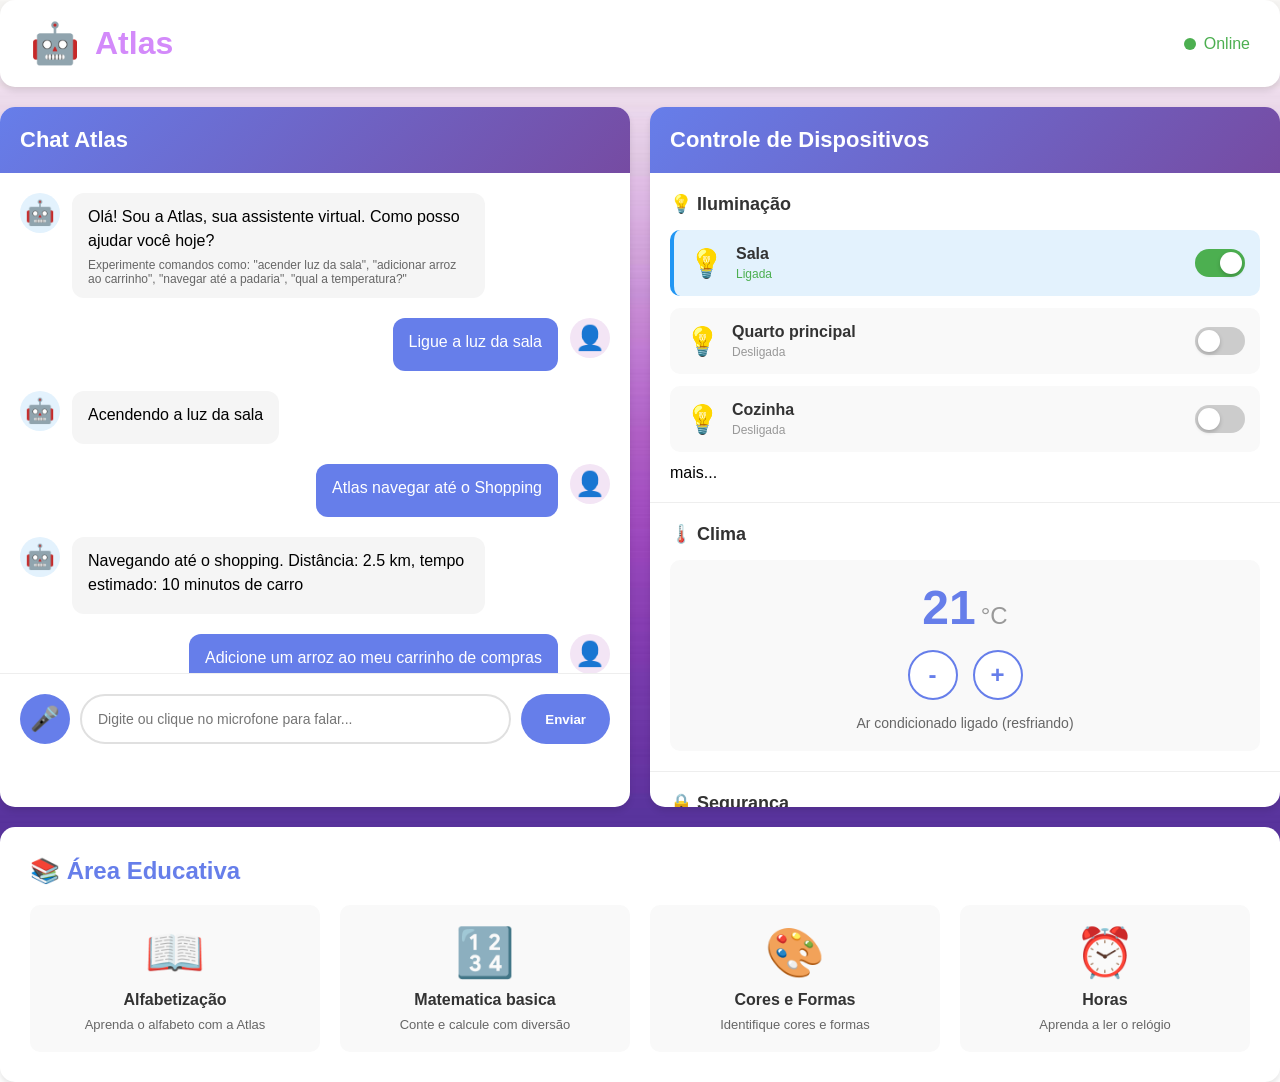
<file: pagina-principal/html/index.html>
<html lang="pt-BR">
  <head>
    <meta charset="UTF-8" />
    <meta name="viewport" content="width=device-width, initial-scale=1.0" />
    <title>Atlas - Assistente Virtual Residencial</title>
    <link rel="stylesheet" href="../css/atlas.css" />
  </head>
  <body>
    <div class="container">
      <!-- Header -->
      <header class="header">
        <div class="logo">
          <div class="logo-icon"><button class="logo2"src="usuario.html">🤖</button></div>
          <h1>Atlas</h1>
        </div>
        <div class="status">
          <span class="status-indicator online"></span>
          <span>Online</span>
        </div>
        
        


      </header>
<!-- Main Content -->
<div class="main-content">
  <!-- Left Panel - Chat Interface -->
  <div class="chat-panel">
    <div class="panel-header">
      <h2>Chat Atlas</h2>
    </div>

    <div class="chat-messages" id="chatMessages">
      <div class="message assistant">
        <div class="avatar">🤖</div>
        <div class="message-content">
          <p>
            Olá! Sou a Atlas, sua assistente virtual. Como posso ajudar
            você hoje?
          </p>
          <small
            >Experimente comandos como: "acender luz da sala", "adicionar
            arroz ao carrinho", "navegar até a padaria", "qual a
            temperatura?"</small
          >
        </div>
      </div>
      <div class="message user">
        <div class="avatar">👤</div>
        <div class="message-content">
          <p>Ligue a luz da sala</p>
        </div>
      </div>
      <div class="message assistant">
        <div class="avatar">🤖</div>
        <div class="message-content">
          <p>Acendendo a luz da sala</p>
        </div>
      </div>
      <div class="message user">
        <div class="avatar">👤</div>
        <div class="message-content">
          <p>Atlas navegar até o Shopping</p>
        </div>
      </div>
      <div class="message assistant">
        <div class="avatar">🤖</div>
        <div class="message-content">
          <p>
            Navegando até o shopping. Distância: 2.5 km, tempo estimado:
            10 minutos de carro
          </p>
        </div>
      </div>
      <div class="message user">
        <div class="avatar">👤</div>
        <div class="message-content">
          <p>Adicione um arroz ao meu carrinho de compras</p>
        </div>
      </div>
      <div class="message assistant">
        <div class="avatar">🤖</div>
        <div class="message-content">
          <p>Seu carrinho está vazio</p>
        </div>
      </div>
      <div class="message user">
        <div class="avatar">👤</div>
        <div class="message-content">
          <p>Atlas adiciona um arroz no meu carrinho</p>
        </div>
      </div>
      <div class="message assistant">
        <div class="avatar">🤖</div>
        <div class="message-content">
          <p>Arroz 5kg adicionado ao carrinho por R$ 25.90</p>
        </div>
      </div>
    </div>

    <div class="chat-input-container">
      <button class="voice-btn" id="voiceBtn" title="Clique para falar">
        <span class="mic-icon">🎤</span>
      </button>
      <input
        type="text"
        id="chatInput"
        placeholder="Digite ou clique no microfone para falar..."
      />
      <button class="send-btn" id="sendBtn">Enviar</button>
    </div>
  </div>

  <!-- Right Panel - Control Panel -->
  <div class="control-panel">
    <div class="panel-header">
      <h2>Controle de Dispositivos</h2>
    </div>

    <!-- Lighting Control -->
    <div class="control-section">
      <h3>💡 Iluminação</h3>
      <div class="devices-grid">
        <div class="device-card active" data-device="luz-sala">
          <div class="device-icon">💡</div>
          <div class="device-info">
            <span class="device-name">Sala</span>
            <span class="device-status off on">Ligada</span>
          </div>
          <button class="toggle-btn active" data-device="luz-sala">
            <span class="toggle-slider"></span>
          </button>
        </div>

        <div class="device-card" data-device="luz-quarto">
          <div class="device-icon">💡</div>
          <div class="device-info">
            <span class="device-name">Quarto principal</span>
            <span class="device-status off">Desligada</span>
          </div>
          <button class="toggle-btn" data-device="luz-quarto" onclick="">
            <span class="toggle-slider"></span>
          </button>
        </div>

        <div class="device-card" data-device="luz-cozinha">
          <div class="device-icon">💡</div>
          <div class="device-info">
            <span class="device-name">Cozinha</span>
            <span class="device-status off">Desligada</span>
          </div>
          <button class="toggle-btn" data-device="luz-cozinha">
            <span class="toggle-slider"></span>
          </button>
        </div>
        <a href="luz.html">mais...</a>
      </div>
    </div>

    <!-- Climate Control -->
    <div class="control-section">
      <h3>🌡️ Clima</h3>
      <div class="climate-control">
        <div class="temperature-display">
          <span class="temp-value" id="currentTemp">21</span>
          <span class="temp-unit">°C</span>
        </div>
        <div class="climate-controls">
          <button class="temp-btn" id="tempDown">-</button>
          <button class="temp-btn" id="tempUp">+</button>
        </div>
        <div class="ac-status" id="acStatus">
          Ar condicionado ligado (resfriando)
        </div>
      </div>
    </div>

    <!-- Security -->
    <div class="control-section">
      <h3>🔒 Segurança</h3>
      <div class="security-panel">
        <div class="security-status" id="securityStatus">
          <span class="security-icon">✓</span>
          <span>Sistema Ativo</span>
        </div>
        <div class="camera-grid">
          <div class="camera-feed">
            <div class="camera-placeholder">
              <video id="camera" autoplay ></video>
              <script src="../js/camesa.js"></script>
            </div>
            
            <span class="camera-status active">Ativa</span>
          </div>
          <div class="camera-feed">
            <div class="camera-placeholder">📹 Câmera Quintal</div>
            <span class="camera-status active">Ativa</span>
          </div>
        </div>
        <button class="alarm-btn" id="alarmBtn">🚨 Testar Alarme</button>
      </div>
    </div>

    <!-- Music Player -->
    <div class="control-section">
      <h3>🎵 Música</h3>
      <div class="music-player">
        <div class="now-playing" id="nowPlaying">Música pausada ⏸️</div>
        <div class="player-controls">
          <button class="player-btn" id="playBtn">▶️</button>
          <button class="player-btn" id="pauseBtn">⏸️</button>
          <button class="player-btn" id="nextBtn">⏭️</button>
        </div>
      </div>
    </div>

<!-- Shopping Cart -->
<div class="control-section">
  <h3>🛒 Carrinho de Compras</h3>
  <div class="shopping-section">
    <div class="cart-summary">
      <div class="cart-info">
        <span class="cart-count" id="cartCount">0 itens</span>
        <span class="cart-total" id="cartTotal">R$ 0.00</span>
      </div>
      <button class="view-cart-btn" id="viewCartBtn">
        Ver Carrinho
      </button>
    </div>

    <div class="quick-add">
      <input
        type="text"
        id="productInput"
        placeholder="Diga o produto..."
      />
      <button class="add-btn" id="addProductBtn">Adicionar</button>
    </div>

    <div class="cart-items" id="cartItems"></div>

    <!-- Novo botão azul -->
    <button class="checkout-btn" id="checkoutBtn">
      Finalizar Compra
    </button>
  </div>
</div>
    <!-- GPS Navigation -->
    <div class="control-section">
      <h3>🗺️ Navegação GPS</h3>
      <div class="gps-section">
        <div class="location-display">
          <div class="current-location" id="currentLocation">
            📍 Localização: Aguardando GPS...
          </div>
        </div>
        <div class="navigation-input">
          <input
            type="text"
            id="destinationInput"
            placeholder="Para onde deseja ir?"
          />
          <button class="navigate-btn" id="navigateBtn">Navegar</button>
        </div>
        <div class="route-info active" id="routeInfo">
          <div class="route-details">
            <h4>🎯 Destino: o shopping</h4>
            <div class="route-detail-item">
              <span>Distância:</span>
              <strong>2.5 km</strong>
            </div>
            <div class="route-detail-item">
              <span>Tempo estimado:</span>
              <strong>10 minutos de carro</strong>
            </div>
            <div
              style="
                margin-top: 10px;
                padding: 10px;
                background: #e3f2fd;
                border-radius: 5px;
                text-align: center;
              "
            >
              🧭 Navegação iniciada
            </div>
          </div>
        </div>
        <button class="get-location-btn" id="getLocationBtn">
          📍 Obter Localização
        </button>
      </div>
    </div>
  </div>
</div>

<!-- Shopping Cart Modal -->
<div class="modal" id="cartModal">
  <div class="modal-content">
    <div class="modal-header">
      <h2>🛒 Meu Carrinho</h2>
      <button class="close-modal" id="closeModal">×</button>
    </div>
    <div class="modal-body" id="modalCartItems">
      <p class="empty-cart">Seu carrinho está vazio</p>
    </div>
    <div class="modal-footer">
      <div class="modal-total">
        <span>Total:</span>
        <span class="modal-total-value" id="modalTotal">R$ 0,00</span>
      </div>
      <button class="checkout-btn" id="checkoutBtn">
        Finalizar Compra
      </button>
      <button class="clear-cart-btn" id="clearCartBtn">
        Limpar Carrinho
      </button>
    </div>
  </div>
</div>

<!-- Educational Section -->
<div class="educational-section">
  <h2>📚 Área Educativa</h2>
  <div class="educational-grid" href="alfabetizacao.html">
    <div class="edu-card" href="alfabetizacao.html">
      <div class="edu-icon">📖</div>
      <a href="alfabetizacao.html" class="edu-icon" id="edu-icon" type="submit"> <h4>Alfabetização</h4></a>
      <p>Aprenda o alfabeto com a Atlas</p>
    </div>
    <div class="edu-card">
      <div class="edu-icon">🔢</div>
      <a href="mat.html" class="edu-icon"> <h4>Matematica basica</h4> </a>
      <p>Conte e calcule com diversão</p>
    </div>
    <div class="edu-card">
      <div class="edu-icon">🎨</div>
      <h4>Cores e Formas</h4>
      <p>Identifique cores e formas</p>
    </div>
    <div class="edu-card">
      <div class="edu-icon">⏰</div>
      <h4>Horas</h4>
      <p>Aprenda a ler o relógio</p>
    </div>
  </div>
</div>
</div>

<!-- Audio for TTS -->
<audio id="atlasAudio" style="display: none"></audio>

<script src="../js/atlas.js"></script>
</body>
</html>
</file>
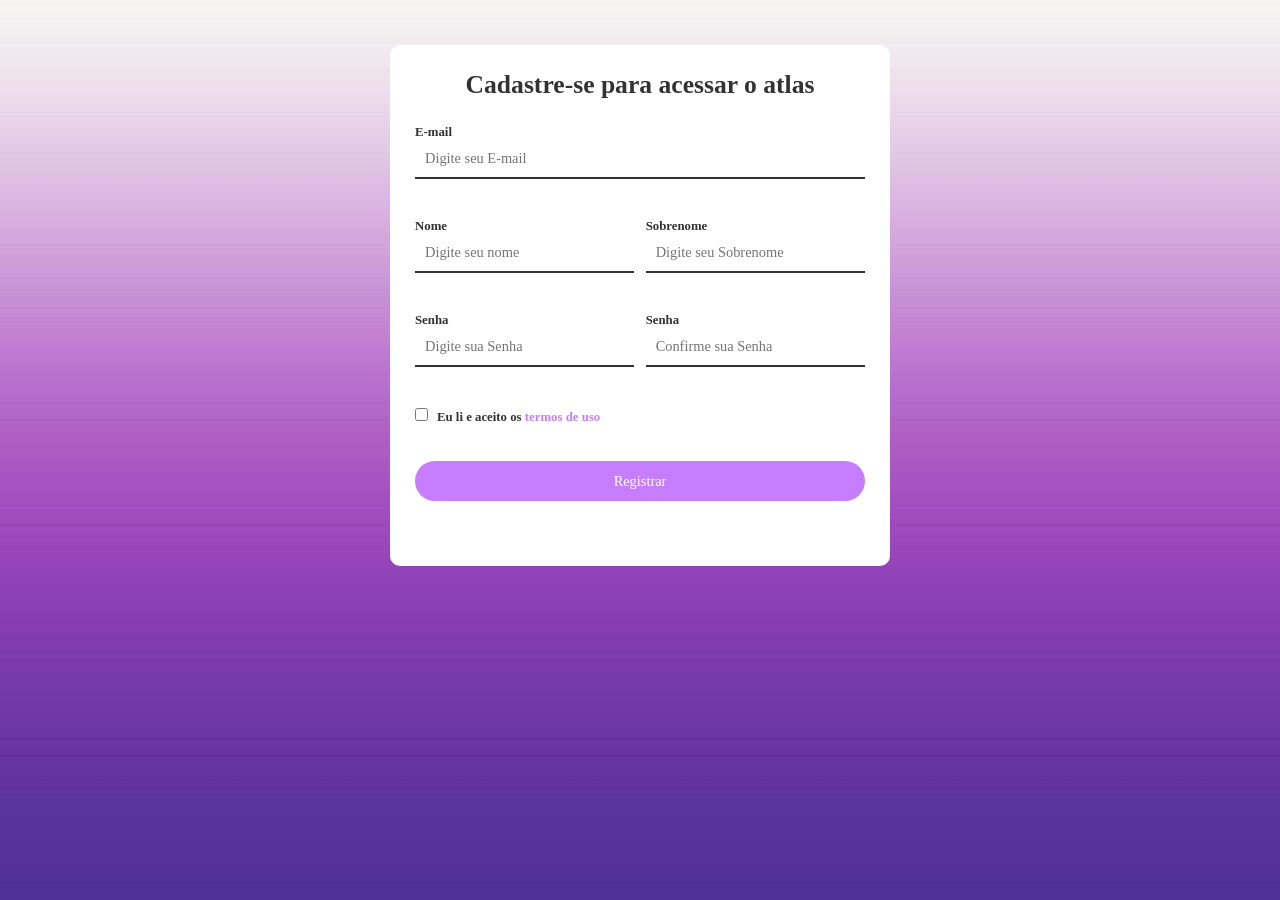
<file: cadastro-e-login/html/cadastro.html>
<!DOCTYPE html>
<html lang="en">
<head>
    <meta charset="UTF-8">
    <meta name="viewport" content="width=device-width, initial-scale=1.0">
    <title>Cadastro de usuarios</title>
    <link rel="stylesheet" href="../css/cadastro.css">
</head>
<body>
    <div id="main-container">
        <h1>Cadastre-se para acessar o atlas</h1>
        <form id="Register-form">
            <div class="full-box">
                <label for="email"> E-mail</label>
                <input type="email" name="E-mail" id="email" placeholder="Digite seu E-mail" data-min-length="2" data-email-validate>
            </div>
            <div class="half-box spacing">
                <label for="name">Nome</label>
                <input type="text" name="Nome" id="name" placeholder="Digite seu nome" data-required data-min-length="3" data-max-length="16">
            </div>
            <div class="half-box">
                <label for="last-name">Sobrenome</label>
                <input type="text" name="last-name" id="last-name" placeholder="Digite seu Sobrenome" data-required data-only-letters>
            </div>
            <div class="half-box spacing">
                <label for="password">Senha</label>
                <input type="password" name="password" id="password" placeholder="Digite sua Senha" data-password-validate data-required>
            </div>
            <div class="half-box">
                <label for="passconfirmation">Senha</label>
                <input type="password" name="passconfirmation" id="passconfirmation" placeholder="Confirme sua Senha" data-equal="password">
            </div>
            <div class="full-box">
                <input type="checkbox" name="agreement" id="agreement" > 
                <label for="agreement" id="agreement-label"> Eu li e aceito os <a herf="#"> termos de uso</a></label>
            </div>
            <div class="full-box">
                <input type="submit" id="btn-submit" value="Registrar" src="../loginatlas.html"> 
               
                </div>
        </form>
    </div>
    <p class="error-validation tamplate"></p>
    <script src="../js/login.js"></script>
</body>
</html>
</file>
<file: pagina-principal/css/atlas.css>
* {
    margin: 0;
    padding: 0;
    box-sizing: border-box;
}
a{
    text-decoration: none;
    color:black
    ;
}
body {
    font-family: 'Segoe UI', Tahoma, Geneva, Verdana, sans-serif;
    
        background-image: url('/pagina-principal/css/10547365-fundo-gradiente-purpura-claro-escuro-escuro-gratis-foto.jpg');
        background-size: cover; /* Ajusta o tamanho para cobrir a tela */
        background-repeat: no-repeat; /* Não repete a imagem */
        background-position: center; /* Centraliza a imagem */
        background-attachment: fixed; /* Mantém a imagem fixa ao rolar (opcional) */
    
      
}

.container {
    max-width: 1400px;
    margin: 0 auto;
}

/* Header */
.header {
    background: white;
    padding: 20px 30px;
    border-radius: 15px;
    display: flex;
    justify-content: space-between;
    align-items: center;
    margin-bottom: 20px;
    box-shadow: 0 4px 6px rgba(0,0,0,0.1);
}

.logo {
    display: flex;
    align-items: center;
    gap: 15px;
}

.logo-icon {
    font-size:  40px
}

.logo2{
    background: none;
    border: none;
    padding: 0;
    cursor: pointer;
    font-size: 40px;
}


.logo h1 {
    color: #d38afa;
    font-size: 32px;
    font-weight: 700;
}

.status {
    display: flex;
    align-items: center;
    gap: 8px;
    color: #4caf50;
    font-weight: 500;
}

.status-indicator {
    width: 12px;
    height: 12px;
    border-radius: 50%;
    background: #4caf50;
    animation: pulse 2s infinite;
}

@keyframes pulse {
    0%, 100% { opacity: 1; }
    50% { opacity: 0.5; }
}

/* Main Content */
.main-content {
    display: grid;
    grid-template-columns: 1fr 1fr;
    gap: 20px;
    margin-bottom: 20px;
}

.chat-panel, .control-panel {
    background: white;
    border-radius: 15px;
    overflow: hidden;
    box-shadow: 0 4px 6px rgba(0,0,0,0.1);
    display: flex;
    flex-direction: column;
}

.panel-header {
    background: linear-gradient(135deg, #667eea 0%, #764ba2 100%);
    color: white;
    padding: 20px;
}

.panel-header h2 {
    font-size: 22px;
    font-weight: 600;
}

/* Chat Interface */
.chat-messages {
    flex: 1;
    padding: 20px;
    overflow-y: auto;
    max-height: 500px;
    min-height: 400px;
}

.message {
    display: flex;
    gap: 12px;
    margin-bottom: 20px;
    animation: fadeIn 0.3s ease;
}

@keyframes fadeIn {
    from { opacity: 0; transform: translateY(10px); }
    to { opacity: 1; transform: translateY(0); }
}

.message.user {
    flex-direction: row-reverse;
}

.avatar {
    width: 40px;
    height: 40px;
    border-radius: 50%;
    display: flex;
    align-items: center;
    justify-content: center;
    font-size: 24px;
    flex-shrink: 0;
}

.message.assistant .avatar {
    background: #e3f2fd;
}

.message.user .avatar {
    background: #f3e5f5;
}

.message-content {
    background: #f5f5f5;
    padding: 12px 16px;
    border-radius: 12px;
    max-width: 70%;
}

.message.user .message-content {
    background: #667eea;
    color: white;
}

.message-content p {
    margin-bottom: 5px;
    line-height: 1.5;
}

.message-content small {
    color: #666;
    font-size: 12px;
}

.message.user .message-content small {
    color: rgba(255,255,255,0.8);
}

.chat-input-container {
    display: flex;
    gap: 10px;
    padding: 20px;
    border-top: 1px solid #eee;
    background: white;
}

.voice-btn {
    width: 50px;
    height: 50px;
    border-radius: 50%;
    border: none;
    background: #667eea;
    color: white;
    cursor: pointer;
    font-size: 24px;
    display: flex;
    align-items: center;
    justify-content: center;
    transition: all 0.3s ease;
}

.voice-btn:hover {
    background: #5568d3;
    transform: scale(1.05);
}

.voice-btn.listening {
    background: #f44336;
    animation: pulse-mic 1s infinite;
}

@keyframes pulse-mic {
    0%, 100% { transform: scale(1); }
    50% { transform: scale(1.1); }
}

#chatInput {
    flex: 1;
    padding: 12px 16px;
    border: 2px solid #e0e0e0;
    border-radius: 25px;
    font-size: 14px;
    outline: none;
    transition: border-color 0.3s ease;
}

#chatInput:focus {
    border-color: #667eea;
}

.send-btn {
    padding: 12px 24px;
    background: #667eea;
    color: white;
    border: none;
    border-radius: 25px;
    cursor: pointer;
    font-weight: 600;
    transition: background 0.3s ease;
}

.send-btn:hover {
    background: #5568d3;
}

/* Control Panel */
.control-panel {
    max-height: 700px;
    overflow-y: auto;
}

.control-section {
    padding: 20px;
    border-bottom: 1px solid #eee;
}

.control-section:last-child {
    border-bottom: none;
}

.control-section h3 {
    margin-bottom: 15px;
    color: #333;
    font-size: 18px;
}

/* Devices Grid */
.devices-grid {
    display: grid;
    gap: 12px;
}

.device-card {
    display: flex;
    align-items: center;
    gap: 12px;
    padding: 15px;
    background: #f9f9f9;
    border-radius: 10px;
    transition: all 0.3s ease;
}

.device-card:hover {
    background: #f0f0f0;
}

.device-card.active {
    background: #e3f2fd;
    border-left: 4px solid #2196f3;
}

.device-icon {
    font-size: 28px;
}

.device-info {
    flex: 1;
    display: flex;
    flex-direction: column;
    gap: 4px;
}

.device-name {
    font-weight: 600;
    color: #333;
}

.device-status {
    font-size: 12px;
    color: #999;
}

.device-status.on {
    color: #4caf50;
}

.toggle-btn {
    width: 50px;
    height: 28px;
    background: #ccc;
    border: none;
    border-radius: 14px;
    cursor: pointer;
    position: relative;
    transition: background 0.3s ease;
}

.toggle-btn.active {
    background: #4caf50;
}

.toggle-slider {
    position: absolute;
    width: 22px;
    height: 22px;
    background: white;
    border-radius: 50%;
    top: 3px;
    left: 3px;
    transition: transform 0.3s ease;
    box-shadow: 0 2px 4px rgba(0,0,0,0.2);
}

.toggle-btn.active .toggle-slider {
    transform: translateX(22px);
}

/* Climate Control */
.climate-control {
    display: flex;
    flex-direction: column;
    align-items: center;
    gap: 15px;
    padding: 20px;
    background: #f9f9f9;
    border-radius: 10px;
}

.temperature-display {
    display: flex;
    align-items: baseline;
    gap: 5px;
}

.temp-value {
    font-size: 48px;
    font-weight: 700;
    color: #667eea;
}

.temp-unit {
    font-size: 24px;
    color: #999;
}

.climate-controls {
    display: flex;
    gap: 15px;
}

.temp-btn {
    width: 50px;
    height: 50px;
    border-radius: 50%;
    border: 2px solid #667eea;
    background: white;
    color: #667eea;
    font-size: 24px;
    font-weight: 700;
    cursor: pointer;
    transition: all 0.3s ease;
}

.temp-btn:hover {
    background: #667eea;
    color: white;
}

.ac-status {
    color: #666;
    font-size: 14px;
}

/* Security Panel */
.security-panel {
    display: flex;
    flex-direction: column;
    gap: 15px;
}

.security-status {
    display: flex;
    align-items: center;
    gap: 10px;
    padding: 15px;
    background: #e8f5e9;
    border-radius: 10px;
    color: #2e7d32;
    font-weight: 600;
}

.security-icon {
    font-size: 24px;
}

.camera-grid {
    display: grid;
    grid-template-columns: 1fr 1fr;
    gap: 10px;
}

.camera-feed {
    display: flex;
    flex-direction: column;
    gap: 8px;
}

.camera-placeholder {
    aspect-ratio: 16/9;
    background: #333;
    color: white;
    display: flex;
    align-items: center;
    justify-content: center;
    border-radius: 8px;
    font-size: 14px;
}

.camera-status {
    font-size: 12px;
    color: #4caf50;
    text-align: center;
}

.alarm-btn {
    padding: 12px;
    background: #ff5252;
    color: white;
    border: none;
    border-radius: 8px;
    cursor: pointer;
    font-weight: 600;
    transition: background 0.3s ease;
}

.alarm-btn:hover {
    background: #ff1744;
}

/* Music Player */
.music-player {
    display: flex;
    flex-direction: column;
    gap: 15px;
    padding: 15px;
    background: #f9f9f9;
    border-radius: 10px;
}

.now-playing {
    text-align: center;
    color: #666;
    font-style: italic;
}

.player-controls {
    display: flex;
    justify-content: center;
    gap: 15px;
}

.player-btn {
    width: 45px;
    height: 45px;
    border-radius: 50%;
    border: none;
    background: #667eea;
    color: white;
    font-size: 18px;
    cursor: pointer;
    transition: all 0.3s ease;
    display: flex;
    align-items: center;
    justify-content: center;
}

.player-btn:hover {
    background: #5568d3;
    transform: scale(1.1);
}

/* Shopping Cart */
.shopping-section {
    display: flex;
    flex-direction: column;
    gap: 15px;
}

.cart-summary {
    display: flex;
    justify-content: space-between;
    align-items: center;
    padding: 15px;
    background: #f9f9f9;
    border-radius: 10px;
}

.cart-info {
    display: flex;
    flex-direction: column;
    gap: 5px;
}

.cart-count {
    font-weight: 600;
    color: #333;
}

.cart-total {
    font-size: 18px;
    font-weight: 700;
    color: #667eea;
}

.view-cart-btn {
    padding: 10px 20px;
    background: #667eea;
    color: white;
    border: none;
    border-radius: 8px;
    cursor: pointer;
    font-weight: 600;
    transition: background 0.3s ease;
}

.view-cart-btn:hover {
    background: #5568d3;
}

.quick-add {
    display: flex;
    gap: 10px;
}

.quick-add input {
    flex: 1;
    padding: 10px;
    border: 2px solid #e0e0e0;
    border-radius: 8px;
    font-size: 14px;
    outline: none;
}

.quick-add input:focus {
    border-color: #667eea;
}

.add-btn {
    padding: 10px 20px;
    background: #4caf50;
    color: white;
    border: none;
    border-radius: 8px;
    cursor: pointer;
    font-weight: 600;
    transition: background 0.3s ease;
}

.add-btn:hover {
    background: #45a049;
}

.cart-items {
    display: flex;
    flex-direction: column;
    gap: 8px;
    max-height: 200px;
    overflow-y: auto;
}

.cart-item {
    display: flex;
    justify-content: space-between;
    align-items: center;
    padding: 10px;
    background: #f5f5f5;
    border-radius: 8px;
    animation: slideIn 0.3s ease;
}

@keyframes slideIn {
    from { opacity: 0; transform: translateX(-20px); }
    to { opacity: 1; transform: translateX(0); }
}

.cart-item-info {
    flex: 1;
}

.cart-item-name {
    font-weight: 600;
    color: #333;
}

.cart-item-price {
    color: #666;
    font-size: 14px;
}

.remove-item-btn {
    padding: 5px 10px;
    background: #ff5252;
    color: white;
    border: none;
    border-radius: 5px;
    cursor: pointer;
    font-size: 12px;
    transition: background 0.3s ease;
}

.remove-item-btn:hover {
    background: #ff1744;
}

/* GPS Navigation */
.gps-section {
    display: flex;
    flex-direction: column;
    gap: 15px;
}

.location-display {
    padding: 15px;
    background: #e3f2fd;
    border-radius: 10px;
}

.current-location {
    color: #1976d2;
    font-weight: 600;
    display: flex;
    align-items: center;
    gap: 8px;
}

.navigation-input {
    display: flex;
    gap: 10px;
}

.navigation-input input {
    flex: 1;
    padding: 10px;
    border: 2px solid #e0e0e0;
    border-radius: 8px;
    font-size: 14px;
    outline: none;
}

.navigation-input input:focus {
    border-color: #667eea;
}

.navigate-btn {
    padding: 10px 20px;
    background: #2196f3;
    color: white;
    border: none;
    border-radius: 8px;
    cursor: pointer;
    font-weight: 600;
    transition: background 0.3s ease;
}

.navigate-btn:hover {
    background: #1976d2;
}

.route-info {
    padding: 15px;
    background: #f9f9f9;
    border-radius: 10px;
    min-height: 60px;
    display: none;
}

.route-info.active {
    display: block;
}

.route-details {
    display: flex;
    flex-direction: column;
    gap: 10px;
}

.route-detail-item {
    display: flex;
    justify-content: space-between;
    color: #666;
}

.route-detail-item strong {
    color: #333;
}

.get-location-btn {
    padding: 10px;
    background: #ff9800;
    color: white;
    border: none;
    border-radius: 8px;
    cursor: pointer;
    font-weight: 600;
    transition: background 0.3s ease;
}

.get-location-btn:hover {
    background: #f57c00;
}

/* Modal */
.modal {
    display: none;
    position: fixed;
    z-index: 1000;
    left: 0;
    top: 0;
    width: 100%;
    height: 100%;
    background: rgba(0,0,0,0.5);
    animation: fadeIn 0.3s ease;
}

.modal.active {
    display: flex;
    justify-content: center;
    align-items: center;
}

.modal-content {
    background: white;
    border-radius: 15px;
    width: 90%;
    max-width: 600px;
    max-height: 80vh;
    display: flex;
    flex-direction: column;
    animation: slideUp 0.3s ease;
}

@keyframes slideUp {
    from { opacity: 0; transform: translateY(50px); }
    to { opacity: 1; transform: translateY(0); }
}

.modal-header {
    display: flex;
    justify-content: space-between;
    align-items: center;
    padding: 20px;
    border-bottom: 1px solid #eee;
}

.modal-header h2 {
    color: #333;
    font-size: 24px;
}

.close-modal {
    width: 35px;
    height: 35px;
    border-radius: 50%;
    border: none;
    background: #f5f5f5;
    font-size: 24px;
    cursor: pointer;
    transition: background 0.3s ease;
}

.close-modal:hover {
    background: #e0e0e0;
}

.modal-body {
    flex: 1;
    padding: 20px;
    overflow-y: auto;
}

.empty-cart {
    text-align: center;
    color: #999;
    padding: 40px;
    font-style: italic;
}

.modal-cart-item {
    display: flex;
    justify-content: space-between;
    align-items: center;
    padding: 15px;
    background: #f9f9f9;
    border-radius: 10px;
    margin-bottom: 10px;
}

.modal-cart-item-info {
    flex: 1;
}

.modal-cart-item-name {
    font-weight: 600;
    color: #333;
    margin-bottom: 5px;
}

.modal-cart-item-price {
    color: #667eea;
    font-size: 16px;
    font-weight: 600;
}

.modal-footer {
    padding: 20px;
    border-top: 1px solid #eee;
    display: flex;
    flex-direction: column;
    gap: 10px;
}

.modal-total {
    display: flex;
    justify-content: space-between;
    font-size: 20px;
    font-weight: 700;
    color: #333;
    padding-bottom: 10px;
}

.modal-total-value {
    color: #667eea;
}

.checkout-btn {
    padding: 15px;
    background: #4caf50;
    color: white;
    border: none;
    border-radius: 10px;
    cursor: pointer;
    font-weight: 700;
    font-size: 16px;
    transition: background 0.3s ease;
}

.checkout-btn:hover {
    background: #45a049;
}

.clear-cart-btn {
    padding: 12px;
    background: #f44336;
    color: white;
    border: none;
    border-radius: 10px;
    cursor: pointer;
    font-weight: 600;
    transition: background 0.3s ease;
}

.clear-cart-btn:hover {
    background: #d32f2f;
}

/* Educational Section */
.educational-section {
    background: white;
    border-radius: 15px;
    padding: 30px;
    box-shadow: 0 4px 6px rgba(0,0,0,0.1);
}

.educational-section h2 {
    color: #667eea;
    margin-bottom: 20px;
    font-size: 24px;
}

.educational-grid {
    display: grid;
    grid-template-columns: repeat(4, 1fr);
    gap: 20px;
}

.edu-card {
    padding: 20px;
    background: #f9f9f9;
    border-radius: 10px;
    text-align: center;
    cursor: pointer;
    transition: all 0.3s ease;
}

.edu-card:hover {
    background: #e3f2fd;
    transform: translateY(-5px);
    box-shadow: 0 4px 8px rgba(0,0,0,0.1);
}

.edu-icon {
    font-size: 48px;
    margin-bottom: 10px;
}

.edu-card h4 {
    color: #333;
    margin-bottom: 8px;
    font-size: 16px;
}

.edu-card p {
    color: #666;
    font-size: 13px;
}

/* Responsive */
@media (max-width: 1024px) {
    .main-content {
        grid-template-columns: 1fr;
    }

    .educational-grid {
        grid-template-columns: repeat(2, 1fr);
    }
}

@media (max-width: 600px) {
    .educational-grid {
        grid-template-columns: 1fr;
    }

    .camera-grid {
        grid-template-columns: 1fr;
    }

    .logo h1 {
        font-size: 24px;
    }
}

#chatMessages .message {
    display: flexbox;
  }
</file>
<file: cadastro-e-login/css/cadastro.css>
/* geral */
* {
  margin: 0;
  padding: 0;
  box-sizing: border-box;
  font-family: Poppins-Regular;
  color: #323232;
  border: none;
}

input, label {
  display: block;
  outline: none;
  width: 100%;
}

a {
  color: #c77dff;
}

body {    
   background-image: url('../images/10547365-fundo-gradiente-purpura-claro-escuro-escuro-gratis-foto.jpg');
   background-size: cover; /* Ajusta o tamanho para cobrir a tela */     
   background-repeat: no-repeat; /* Não repete a imagem */     
   background-position: center; /* Centraliza a imagem */     
   background-attachment: fixed; /* Mantém a imagem fixa ao rolar (opcional) */     
   padding-top: 5vh;   
  }

/* form */
#main-container {
  width: 500px;
  margin-left: auto;
  margin-right: auto;
  background-color: #FFF;
  border-radius: 10px;
  padding: 25px;
}

#main-container h1 {
  text-align: center;
  margin-bottom: 25px;
  font-size: 1.6rem;
}

form {
  display: flex;
  flex-wrap: wrap;
  justify-content: space-between;
}

.full-box {
  flex: 1 1 100%;
  position: relative;
}

.half-box {
  flex: 1 1 45%;
  position: relative;
}

.spacing {
  margin-right: 2.5%;
}

label {
  font-weight: bold;
  font-size: .8rem;
}

input {
  border-bottom: 2px solid #323232;
  padding: 10px;
  font-size: .9rem;
  margin-bottom: 40px;
}

input:focus {
  border-color: #c77dff;
}

input[type="submit"] {
  background-color: #c77dff;
  color: #FFF;
  border: none;
  border-radius: 20px;
  height: 40px;
  cursor: pointer;
  
}

#agreement {
  margin-right: 5px;
}

#agreement, #agreement-label {
  display: inline-block;
  width: auto;
}

.error-validation {
  color: #ff1a1a;
  position: absolute;
  top: 57px;
  font-size: 12px;
}

.template {
  display: none;
}
</file>
